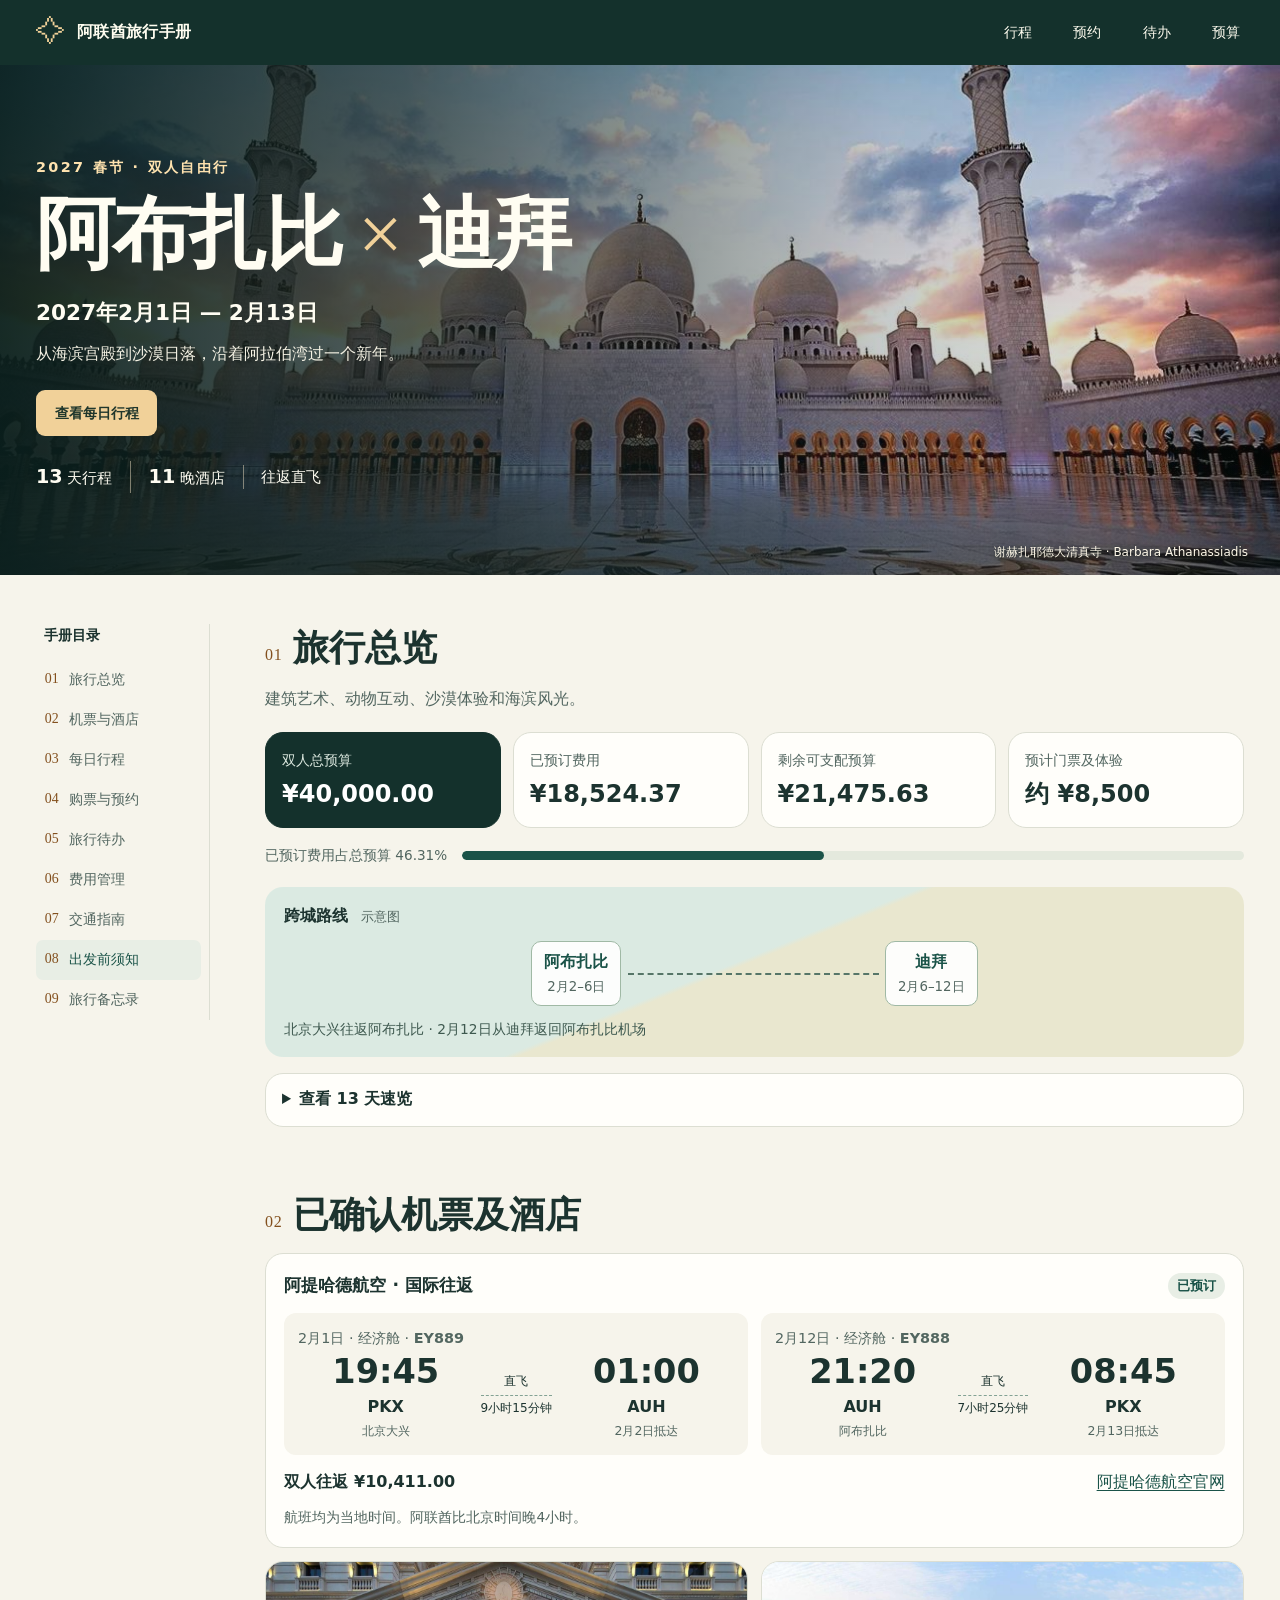
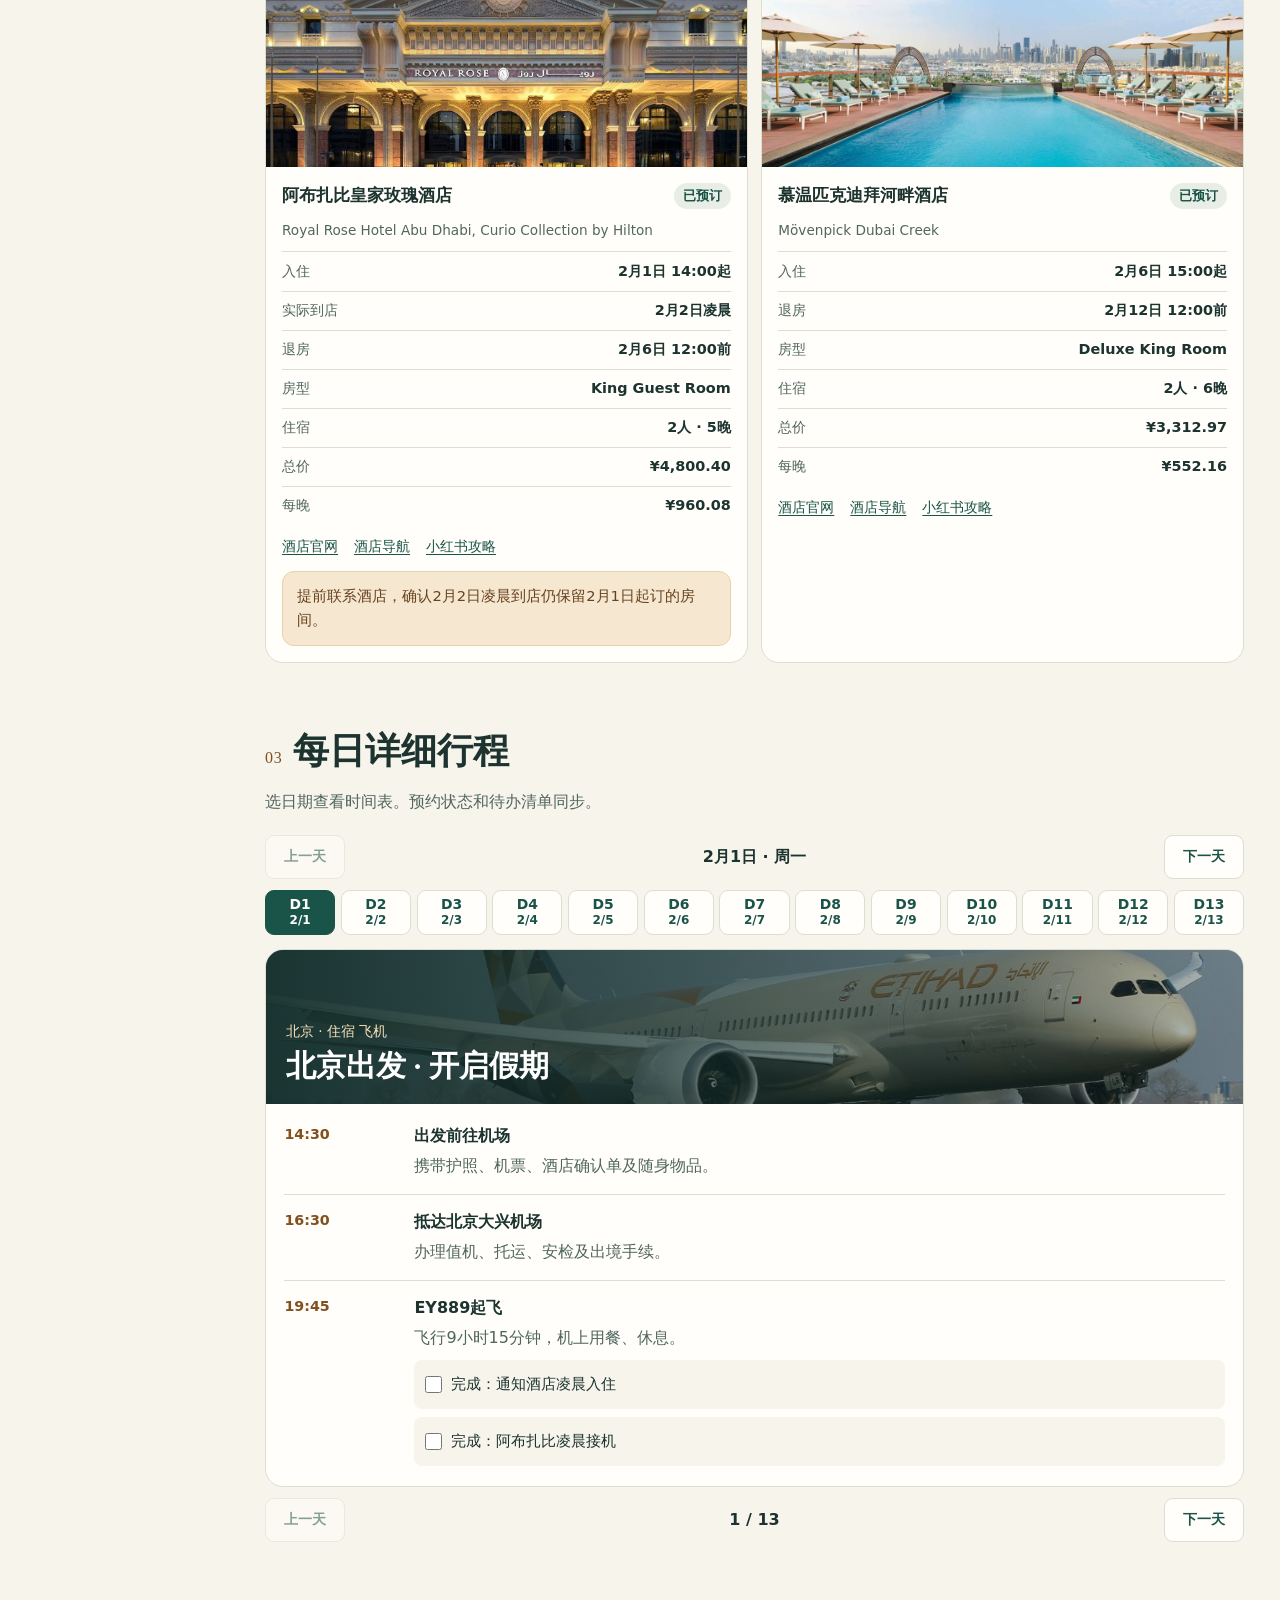
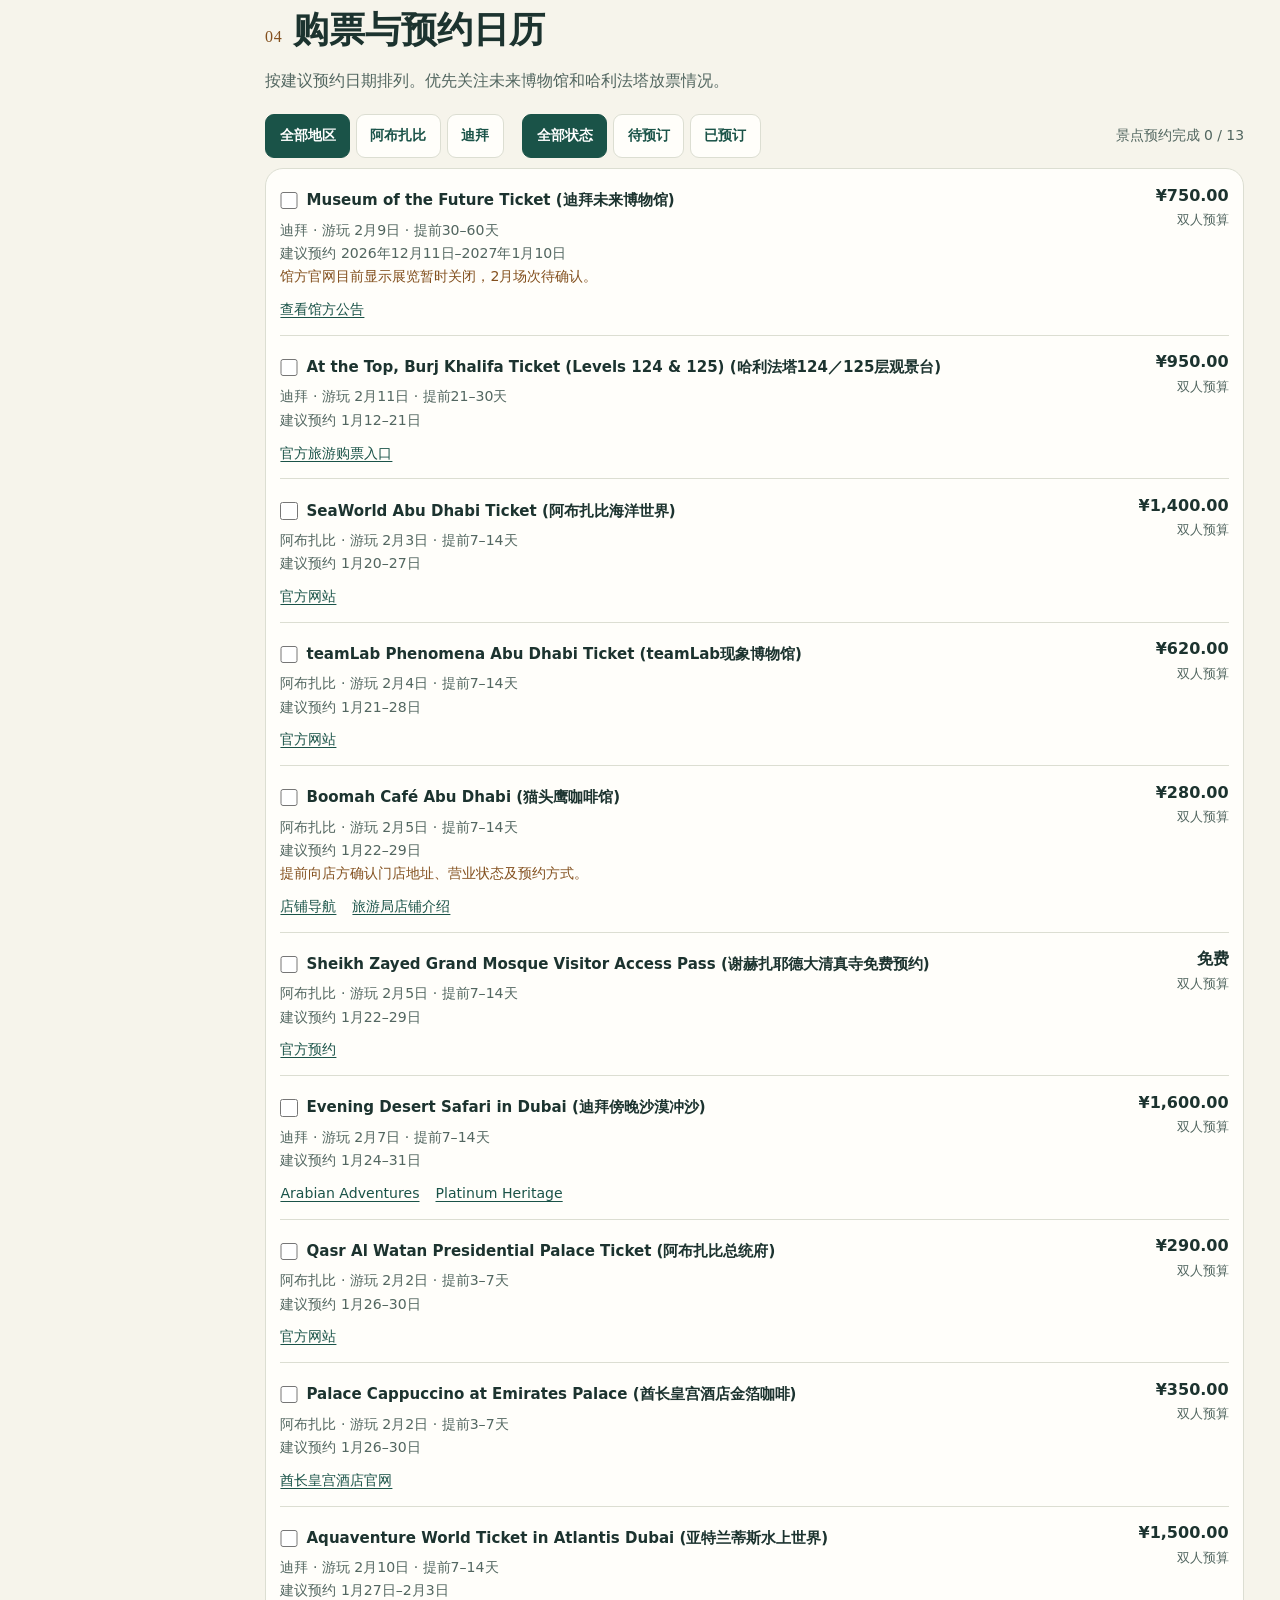
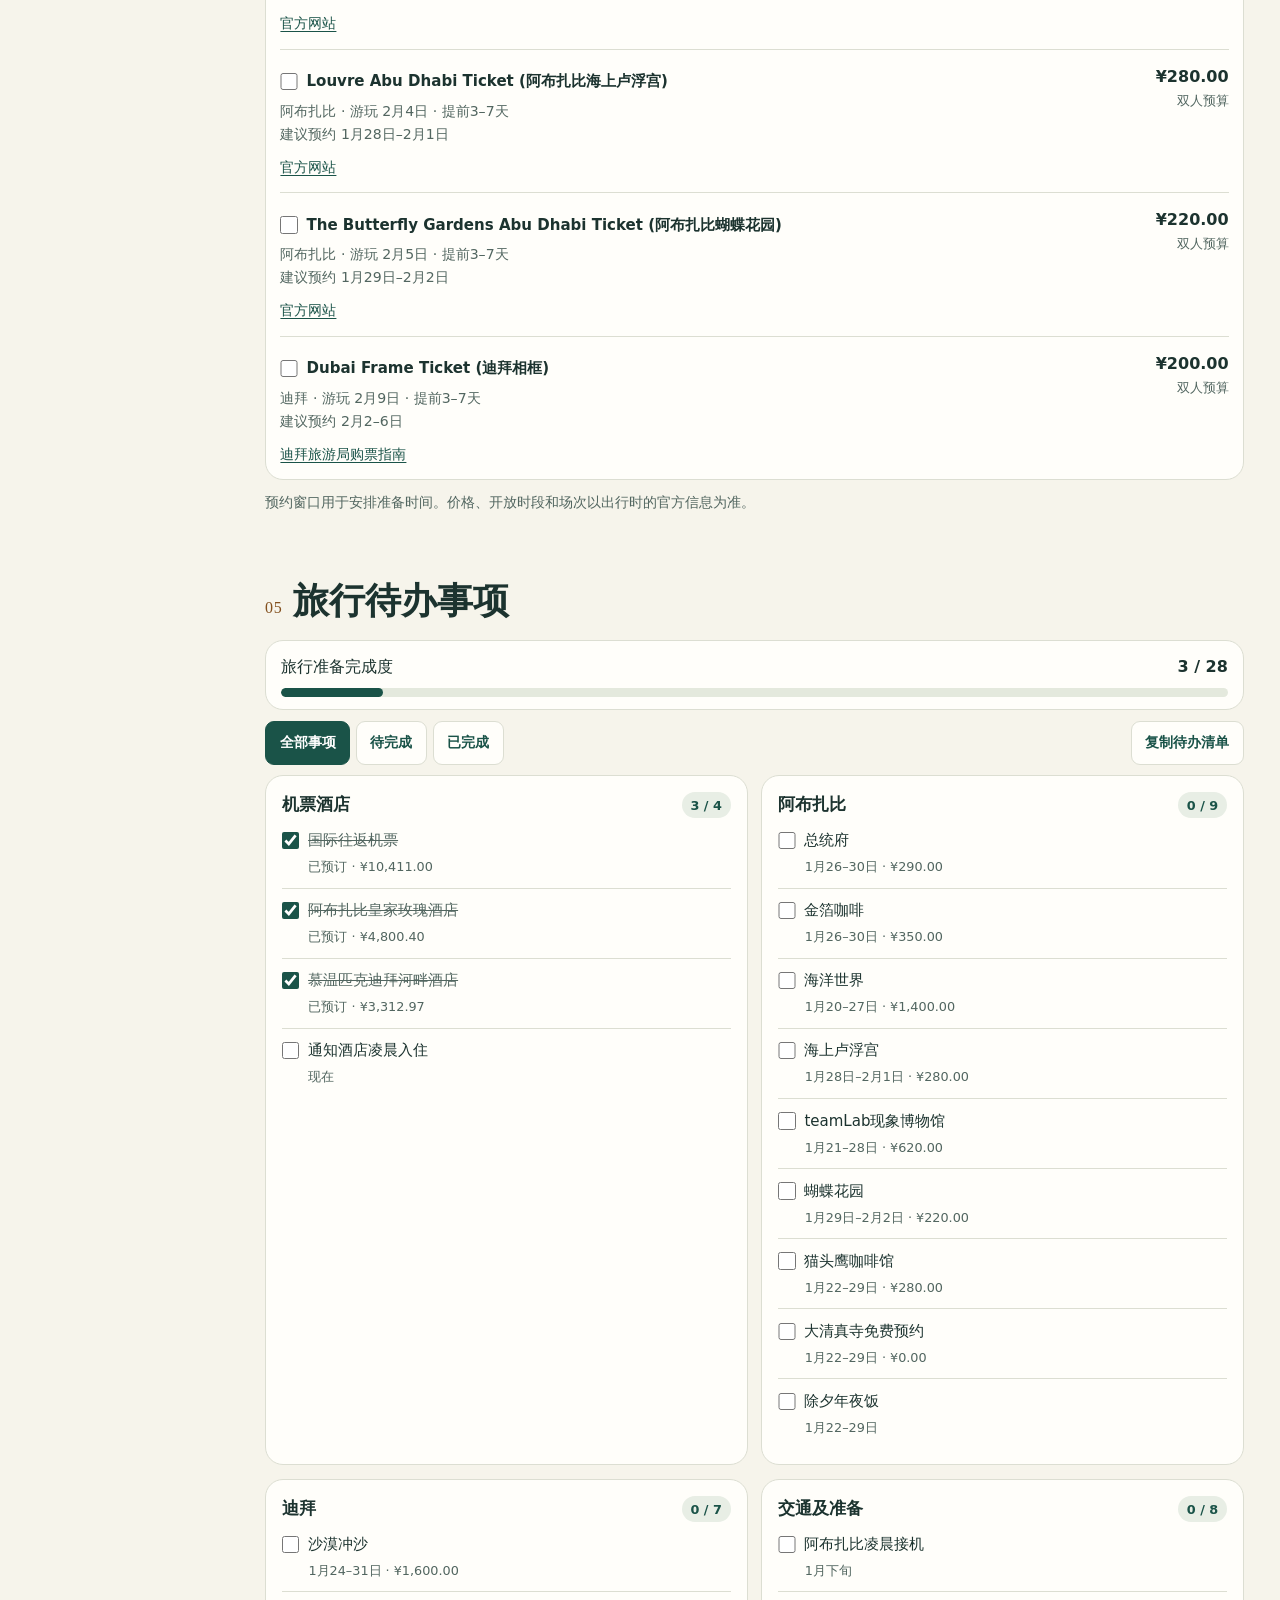
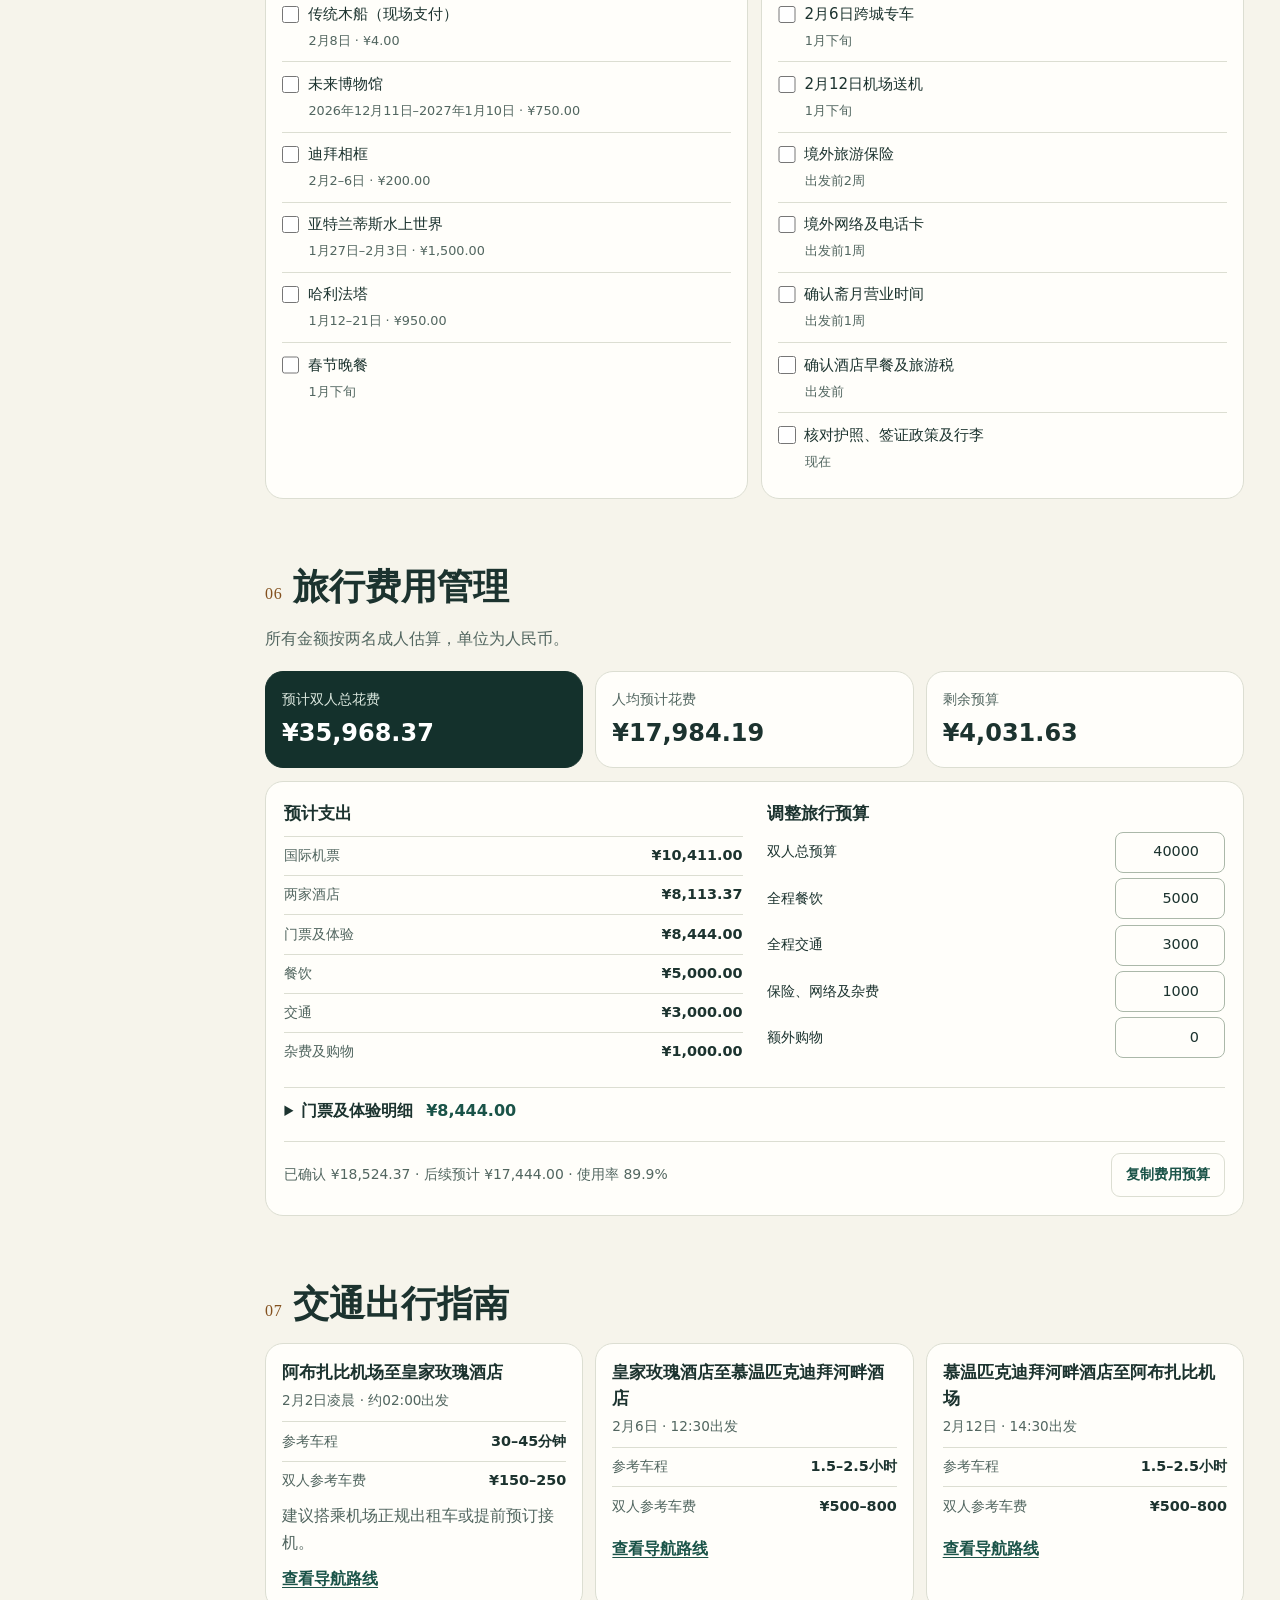
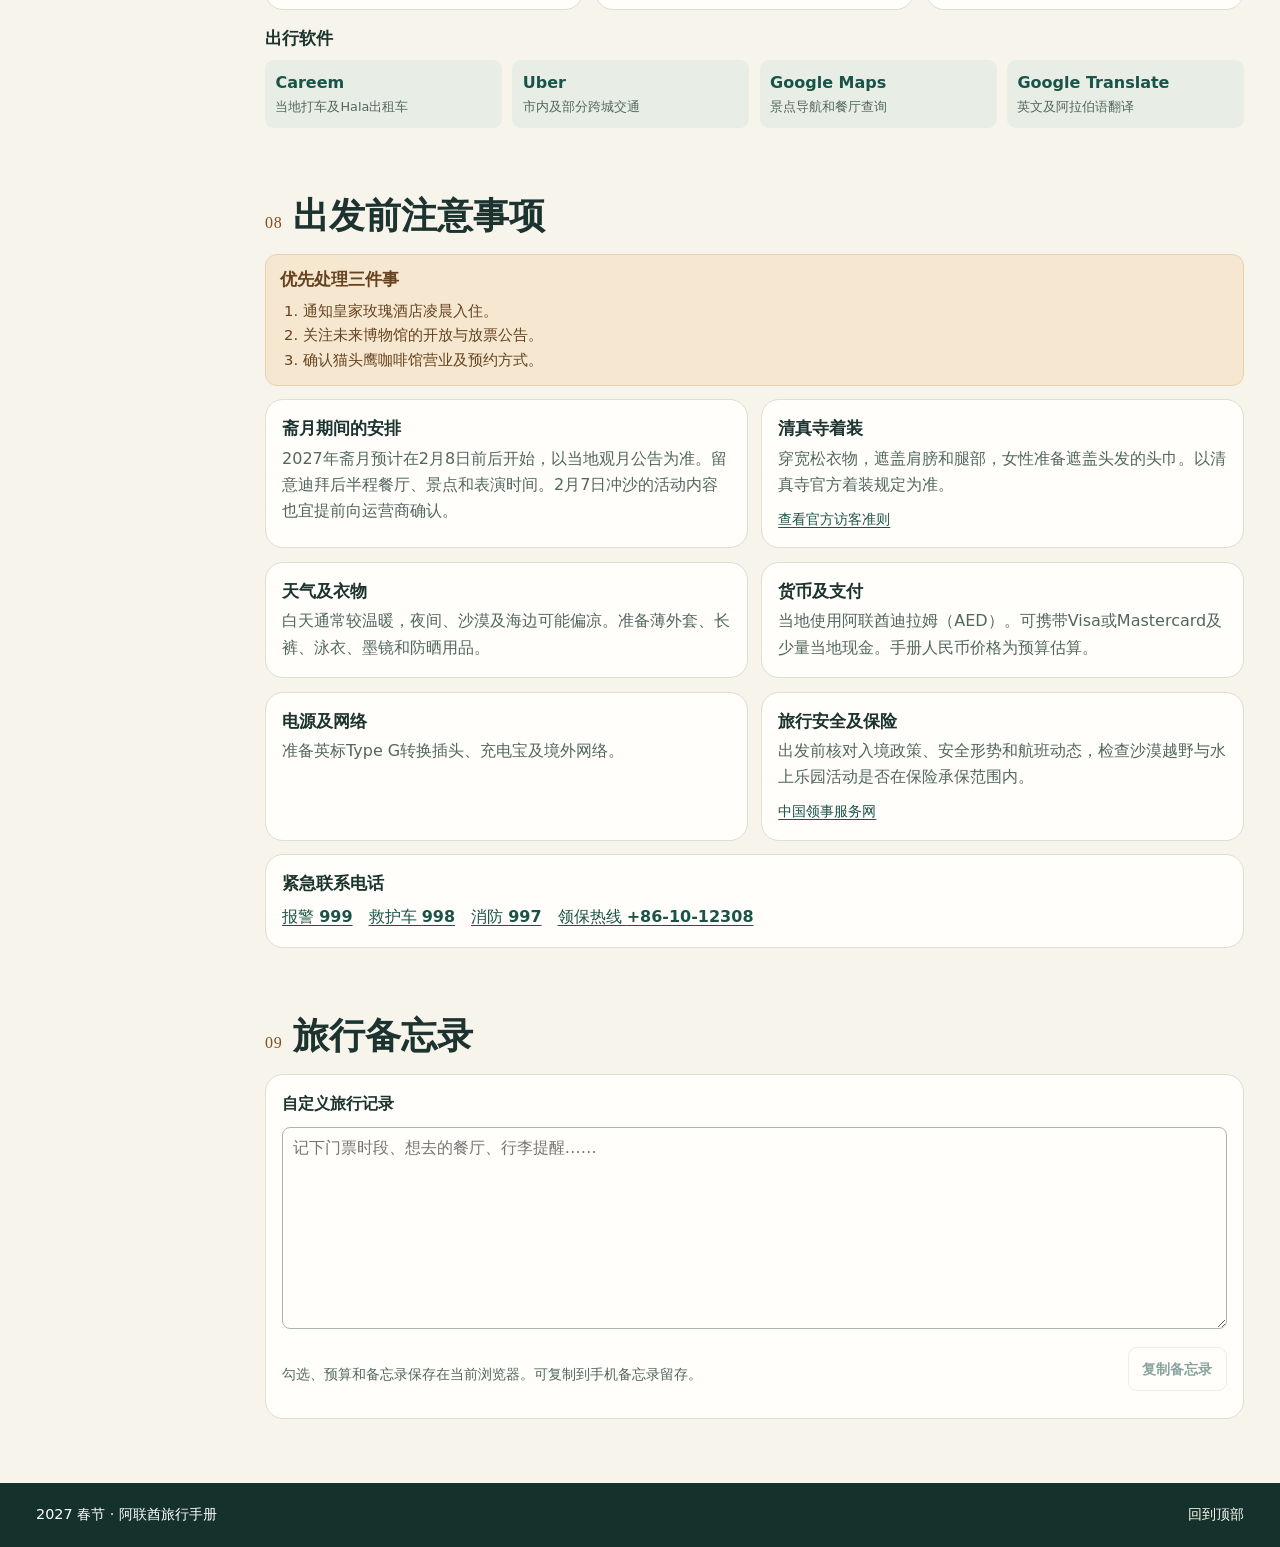
<file: uae-travel-2027/index.html>
<!doctype html>
<html lang="zh-CN">
<head>
  <meta charset="utf-8">
  <meta name="viewport" content="width=device-width, initial-scale=1">
  <meta name="theme-color" content="#142e2c">
  <meta name="description" content="2027春节阿布扎比与迪拜双人自由行。13天行程、机酒、预约清单、双人预算与交通指南。">
  <title>2027 · 春节阿联酋旅行手册</title>
  <link rel="stylesheet" href="./style.css">
  <script src="./app.js" type="module"></script>
</head>
<body>
  <a class="skip" href="#main">跳到正文</a>
  <header class="masthead">
    <div class="shell masthead-inner">
      <a class="brand" href="#top"><span class="brand-mark" aria-hidden="true">✧</span> 阿联酋旅行手册</a>
      <nav aria-label="快速导航"><a href="#itinerary">行程</a><a href="#booking">预约</a><a href="#checklist">待办</a><a href="#budget">预算</a></nav>
    </div>
  </header>
  <main id="main">
    <section class="hero" id="top" aria-labelledby="hero-title">
      <img class="hero-img" src="./mosque.jpg" alt="阿布扎比谢赫扎耶德大清真寺" fetchpriority="high">
      <div class="shell hero-inner">
        <p class="hero-kicker">2027 春节 · 双人自由行</p>
        <h1 id="hero-title">阿布扎比<span class="times"> × </span>迪拜</h1>
        <p class="hero-date">2027年2月1日 — 2月13日</p>
        <p class="hero-copy">从海滨宫殿到沙漠日落，沿着阿拉伯湾过一个新年。</p>
        <a class="button primary hero-button" href="#itinerary">查看每日行程</a>
        <div class="hero-facts"><span><strong>13</strong> 天行程</span><span><strong>11</strong> 晚酒店</span><span>往返直飞</span></div>
      </div>
      <p class="photo-credit">谢赫扎耶德大清真寺 · Barbara Athanassiadis</p>
    </section>
    <div class="shell guide">
      <aside class="contents"><nav aria-label="手册目录">
        <h2>手册目录</h2>
        <a href="#overview"><span>01</span> 旅行总览</a><a href="#stay"><span>02</span> 机票与酒店</a><a href="#itinerary"><span>03</span> 每日行程</a><a href="#booking"><span>04</span> 购票与预约</a><a href="#checklist"><span>05</span> 旅行待办</a><a href="#budget"><span>06</span> 费用管理</a><a href="#transport"><span>07</span> 交通指南</a><a href="#prep"><span>08</span> 出发前须知</a><a href="#notes"><span>09</span> 旅行备忘录</a>
      </nav></aside>
      <div class="chapters">
        <section id="overview" class="chapter">
          <h2><span class="chapter-no">01</span> 旅行总览</h2>
          <p class="lede">建筑艺术、动物互动、沙漠体验和海滨风光。</p>
          <div class="metrics" id="overview-metrics"></div>
          <div class="overview-progress"><span id="booked-caption"></span><progress id="booked-progress" max="100" aria-label="已预订费用占比"></progress></div>
          <div class="route-map" aria-label="旅行路线示意图">
            <p>跨城路线 <small>示意图</small></p>
            <div class="route-track"><a id="abu-map" href="#transport"><strong>阿布扎比</strong><small>2月2–6日</small></a><i aria-hidden="true"></i><a id="dubai-map" href="#transport"><strong>迪拜</strong><small>2月6–12日</small></a></div>
            <p class="route-foot">北京大兴往返阿布扎比 · 2月12日从迪拜返回阿布扎比机场</p>
          </div>
          <details class="panel overview-table"><summary>查看 13 天速览</summary><table><thead><tr><th scope="col">日期</th><th scope="col">行程主题</th><th scope="col">住宿</th></tr></thead><tbody id="overview-days"></tbody></table></details>
        </section>
        <section id="stay" class="chapter">
          <h2><span class="chapter-no">02</span> 已确认机票及酒店</h2>
          <div id="flight-data" class="panel flight-card"></div>
          <div id="hotel-data" class="two-col hotel-grid"></div>
        </section>
        <section id="itinerary" class="chapter">
          <h2><span class="chapter-no">03</span> 每日详细行程</h2>
          <p class="lede">选日期查看时间表。预约状态和待办清单同步。</p>
          <div class="day-controls"><button type="button" id="prev-day">上一天</button><p id="day-label" aria-live="polite"></p><button type="button" id="next-day">下一天</button></div>
          <div id="day-picker" class="day-picker" role="group" aria-label="选择行程日期"></div>
          <div id="day-detail"></div>
          <div class="day-controls bottom-controls"><button type="button" id="prev-bottom">上一天</button><p id="day-index"></p><button type="button" id="next-bottom">下一天</button></div>
        </section>
        <section id="booking" class="chapter">
          <h2><span class="chapter-no">04</span> 购票与预约日历</h2>
          <p class="lede">按建议预约日期排列。优先关注未来博物馆和哈利法塔放票情况。</p>
          <div class="toolbar booking-toolbar">
            <div class="booking-filters">
              <div id="booking-region" class="filters" role="group" aria-label="预约地区"></div>
              <div id="booking-filter" class="filters" role="group" aria-label="预订状态"></div>
            </div>
            <p id="booking-count" aria-live="polite"></p>
          </div>
          <div id="booking-list" class="panel item-list"></div>
          <p class="muted caption">预约窗口用于安排准备时间。价格、开放时段和场次以出行时的官方信息为准。</p>
        </section>
        <section id="checklist" class="chapter">
          <h2><span class="chapter-no">05</span> 旅行待办事项</h2>
          <div class="panel task-progress"><p>旅行准备完成度 <strong id="task-count" aria-live="polite"></strong></p><progress id="task-progress" aria-label="旅行准备完成度"></progress></div>
          <div class="toolbar"><div id="task-filter" class="filters" role="group" aria-label="筛选待办"></div><button type="button" data-copy="tasks">复制待办清单</button></div>
          <div id="task-list" class="two-col"></div>
        </section>
        <section id="budget" class="chapter">
          <h2><span class="chapter-no">06</span> 旅行费用管理</h2>
          <p class="lede">所有金额按两名成人估算，单位为人民币。</p>
          <div id="budget-summary" class="metrics budget-metrics" aria-live="polite"></div>
          <div class="panel budget-panel">
            <div><h3>预计支出</h3><dl id="budget-breakdown" class="detail-list"></dl></div>
            <div><h3>调整旅行预算</h3><div id="budget-inputs"></div></div>
            <details class="cost-detail"><summary>门票及体验明细 <strong id="experience-total"></strong></summary><dl id="experience-list" class="detail-list"></dl></details>
            <div class="budget-footer"><p id="budget-use"></p><button type="button" data-copy="budget">复制费用预算</button></div>
          </div>
        </section>
        <section id="transport" class="chapter">
          <h2><span class="chapter-no">07</span> 交通出行指南</h2>
          <div id="transport-list" class="travel-grid"></div>
          <h3 class="subhead">出行软件</h3><div id="app-list" class="apps-list"></div>
        </section>
        <section id="prep" class="chapter">
          <h2><span class="chapter-no">08</span> 出发前注意事项</h2>
          <div class="callout priority"><h3>优先处理三件事</h3><ol><li>通知皇家玫瑰酒店凌晨入住。</li><li>关注未来博物馆的开放与放票公告。</li><li>确认猫头鹰咖啡馆营业及预约方式。</li></ol></div>
          <div id="prep-list" class="two-col"></div>
          <div class="panel emergency"><h3>紧急联系电话</h3><div><a href="tel:999">报警 <strong>999</strong></a><a href="tel:998">救护车 <strong>998</strong></a><a href="tel:997">消防 <strong>997</strong></a><a href="tel:+861012308">领保热线 <strong>+86-10-12308</strong></a></div></div>
        </section>
        <section id="notes" class="chapter">
          <h2><span class="chapter-no">09</span> 旅行备忘录</h2>
          <div class="panel notes-panel"><label for="memo">自定义旅行记录</label><textarea id="memo" rows="7" maxlength="20000" placeholder="记下门票时段、想去的餐厅、行李提醒……"></textarea><div class="toolbar"><p id="storage-note" class="caption muted">勾选、预算和备忘录保存在当前浏览器。可复制到手机备忘录留存。</p><button type="button" data-copy="memo" disabled>复制备忘录</button></div></div>
        </section>
      </div>
    </div>
  </main>
  <footer class="footer"><div class="shell"><p>2027 春节 · 阿联酋旅行手册</p><a href="#top">回到顶部</a></div></footer>
  <dialog id="copy-dialog"><form method="dialog"><h2>复制到备忘录</h2><p>选中下方文字即可手动复制。</p><textarea aria-label="待复制内容" rows="8" readonly></textarea><button>关闭</button></form></dialog>
  <p id="toast" role="status" hidden></p>
  <noscript><p class="shell">请启用 JavaScript，以查看行程和使用手册的交互功能。</p></noscript>
</body>
</html>
</file>
<file: uae-travel-2027/style.css>
:root {
  color-scheme: light;
  --ink:#1c332f; --muted:#526660; --teal:#1a5348; --teal-dark:#14312c;
  --sand:#f6f4eb; --paper:#fffefa; --line:#dcded2; --gold:#f1d199; --ochre:#83501e;
  --soft:#e8eee5; --radius:18px;
  font-family: "PingFang SC","Noto Sans CJK SC","Microsoft YaHei",system-ui,sans-serif;
  background:var(--sand); color:var(--ink); line-height:1.65;
}
* { box-sizing:border-box; }
body,h1,h2,h3,p,figure,dl,dd { margin:0; }
body { min-width:0; }
a { color:var(--teal); text-underline-offset:3px; }
a:hover { color:var(--ochre); }
button,input,textarea { font:inherit; }
button,.button { display:inline-flex; justify-content:center; align-items:center; min-height:44px; padding:.45rem .85rem; border:1px solid var(--line); border-radius:9px; background:var(--paper); color:var(--teal); font-size:.875rem; font-weight:650; cursor:pointer; text-decoration:none; }
button:hover:not(:disabled),.button:hover { background:var(--soft); border-color:#95a99a; }
button:disabled { cursor:default; opacity:.52; }
:focus-visible { outline:3px solid #a96825; outline-offset:3px; }
.shell { width:min(1220px, calc(100% - 72px)); margin-inline:auto; }
.skip { position:absolute; top:-120px; left:12px; z-index:20; background:white; padding:.6rem 1rem; }
.skip:focus { top:8px; }
.masthead { background:var(--teal-dark); color:white; position:sticky; top:0; z-index:5; }
.masthead-inner { min-height:65px; display:flex; justify-content:space-between; align-items:center; gap:1rem; }
.brand { display:flex; gap:.65rem; align-items:center; font-weight:700; letter-spacing:.025em; }
.brand-mark { color:var(--gold); font:1.85rem/1 Georgia,serif; }
.masthead a,.footer a { color:#fffdf0; text-decoration:none; }
.masthead nav { display:flex; gap:clamp(.3rem,2.6vw,2.1rem); }
.masthead nav a { display:grid; min-height:44px; align-items:center; padding-inline:.25rem; font-size:.9rem; }
.masthead a:hover,.footer a:hover { color:var(--gold); }
.hero { min-height:510px; position:relative; display:grid; align-items:center; isolation:isolate; background:#213a37; color:#fffdf2; overflow:hidden; }
.hero-img,.hero::after { position:absolute; inset:0; width:100%; height:100%; z-index:-1; }
.hero-img { object-fit:cover; object-position:center 50%; }
.hero::after { content:""; background:linear-gradient(90deg,rgba(10,31,29,.95),rgba(13,31,29,.72) 32%,rgba(14,30,29,.23) 69%,rgba(15,35,29,.08)), linear-gradient(0deg,rgba(8,24,20,.48),transparent 34%); }
.hero-inner { padding:60px 0 51px; }
.hero-kicker { color:#ffe3af; font-weight:700; letter-spacing:.16em; font-size:.9rem; }
.hero h1 { margin:.35rem 0 .7rem; font:700 clamp(2.6rem,6.2vw,5.45rem)/1.23 "Songti SC","Noto Serif CJK SC",STSong,serif; letter-spacing:-.035em; }
.times { color:var(--gold); font-weight:400; }
.hero-date { font-size:clamp(1.08rem,2vw,1.35rem); font-weight:650; }
.hero-copy { max-width:28rem; margin:.65rem 0 1.45rem; color:#f5f2e4; }
.primary { background:var(--gold); border-color:transparent; color:#20372c; padding:.65rem 1.1rem; }
.primary:hover { background:#ffe7b7; }
.hero-facts { display:flex; gap:1.1rem; align-items:center; margin-top:1.55rem; font-size:.92rem; }
.hero-facts span+span { border-left:1px solid #e8dabe80; padding-left:1.1rem; }
.hero-facts strong { font-size:1.2rem; }
.photo-credit { position:absolute; right:2rem; bottom:12px; font-size:.75rem; color:#fff9e9; text-shadow:0 1px 5px #15211d; }
.guide { display:grid; grid-template-columns:174px minmax(0,1fr); gap:clamp(24px,4.3vw,62px); padding-top:3.05rem; }
.contents nav { position:sticky; top:95px; border-right:1px solid var(--line); padding:0 .5rem 0 0; }
.contents h2 { font-size:.9rem; margin:0 0 .75rem .5rem; }
.contents a { display:flex; align-items:center; gap:.65rem; color:var(--muted); text-decoration:none; min-height:40px; padding:.35rem .55rem; border-radius:7px; font-size:.87rem; }
.contents span,.chapter-no { color:var(--ochre); font-family:Georgia,serif; font-variant-numeric:tabular-nums; }
.contents a:hover,.contents a[aria-current="location"] { background:var(--soft); color:var(--teal); }
.chapter { margin-bottom:4rem; scroll-margin-top:88px; min-width:0; }
#top,#main { scroll-margin-top:65px; }
.chapter h2 { display:flex; align-items:baseline; gap:.65rem; font:700 clamp(1.65rem,3.6vw,2.28rem)/1.32 "Songti SC","Noto Serif CJK SC",STSong,serif; margin-bottom:.9rem; }
.chapter-no { font-size:1rem; font-weight:400; letter-spacing:.05em; }
h3 { font-size:1.08rem; line-height:1.5; }
.lede { color:var(--muted); margin-bottom:1.2rem; }
.muted,.caption,small { color:var(--muted); }
.caption { font-size:.85rem; margin-top:.65rem; }
.metrics { display:grid; grid-template-columns:repeat(4,minmax(0,1fr)); gap:.75rem; }
.metric,.panel,.travel-card { background:var(--paper); border:1px solid var(--line); border-radius:var(--radius); }
.metric { padding:1rem; min-width:0; }
.metric:first-child { background:var(--teal-dark); color:white; border-color:var(--teal-dark); }
.metric:first-child span { color:#dce8df; }
.metric strong { display:block; font-size:clamp(1.06rem,2.2vw,1.5rem); line-height:1.4; font-variant-numeric:tabular-nums; overflow-wrap:anywhere; }
.metric span { display:block; color:var(--muted); font-size:.88rem; margin-bottom:.35rem; }
.overview-progress { display:grid; grid-template-columns:auto 1fr; align-items:center; gap:.9rem; margin:1rem 0 1.25rem; font-size:.85rem; color:var(--muted); }
progress { display:block; width:100%; min-width:0; height:.55rem; border:0; border-radius:999px; overflow:hidden; background:#e4e9dd; accent-color:var(--teal); }
progress::-webkit-progress-bar { background:#e4e9dd; }
progress::-webkit-progress-value { background:var(--teal); border-radius:999px; }
progress::-moz-progress-bar { background:var(--teal); border-radius:999px; }
.route-map { position:relative; background:linear-gradient(158deg,#dbeae2 0 47%,#e9e7cf 48% 100%); padding:1rem 1.2rem; border-radius:var(--radius); overflow:hidden; margin-bottom:1rem; }
.route-map>p:first-child { font-weight:700; }
.route-map>p small { font-weight:400; margin-left:.45rem; }
.route-track { display:flex; align-items:center; justify-content:center; max-width:660px; margin:.75rem auto; }
.route-track a { display:grid; text-align:center; text-decoration:none; background:#ffffffe8; border:1px solid #a0b9a5; border-radius:10px; padding:.45rem .75rem; min-width:0; }
.route-track a:hover { border-color:var(--ochre); }
.route-track i { width:38%; border-bottom:2px dashed #567668; margin-inline:.4rem; }
.route-foot { font-size:.86rem; color:#3e594f; }
.overview-table summary,.cost-detail summary { font-weight:700; padding:.8rem 1rem; cursor:pointer; }
.overview-table table { width:100%; border-collapse:collapse; text-align:left; font-size:.9rem; }
th,td { padding:.5rem .85rem; border-top:1px solid var(--line); }
th { background:var(--soft); }
td a { font-weight:650; white-space:nowrap; }
.panel { min-width:0; }
.flight-card { padding:1.15rem; }
.card-head,.card-foot,.toolbar,.day-controls,.budget-footer { display:flex; align-items:center; justify-content:space-between; gap:.6rem 1rem; flex-wrap:wrap; }
.badge { display:inline-flex; border-radius:999px; padding:.16rem .55rem; color:var(--teal); background:var(--soft); font-size:.8rem; font-weight:650; }
.two-col,.flight-grid { display:grid; grid-template-columns:repeat(2,minmax(0,1fr)); gap:.85rem; }
.flight-grid { margin:.9rem 0; }
.flight { background:var(--sand); padding:.85rem; border-radius:12px; }
.flight p { font-size:.9rem; color:var(--muted); }
.flight-route { display:grid; grid-template-columns:1fr auto 1fr; align-items:center; gap:.45rem; text-align:center; }
.flight-route strong { display:block; font-size:clamp(1.45rem,3.3vw,2.1rem); line-height:1.3; font-variant-numeric:tabular-nums; }
.flight-route small { display:block; font-size:.78rem; }
.flight-route .duration { font-size:.75rem; }
.duration i { display:block; border-bottom:1px dashed #83a294; margin:.2rem 0; }
.hotel-grid { margin-top:.85rem; }
.hotel { overflow:hidden; }
.hotel-img { width:100%; aspect-ratio:2.35; display:block; object-fit:cover; background:var(--soft); }
.hotel-inner,.task-group,.prep-card,.emergency,.notes-panel,.travel-card { padding:1rem; }
.detail-list { margin-top:.6rem; }
.detail-list>div { display:flex; justify-content:space-between; gap:1rem; border-top:1px solid var(--line); padding:.45rem 0; font-size:.9rem; }
.detail-list dt { color:var(--muted); }
.detail-list dd { text-align:right; font-weight:600; }
.outlinks { display:flex; flex-wrap:wrap; gap:.4rem 1rem; margin-top:.6rem; font-size:.88rem; }
.callout { background:#f5e7d0; border:1px solid #ead1ad; color:#67421e; padding:.75rem .9rem; border-radius:12px; font-size:.92rem; margin-top:.8rem; }
.callout ol { margin:.35rem 0 .05rem; padding-left:1.4rem; }
.day-controls p { font-weight:700; }
.day-controls button { min-width:80px; }
.day-picker { display:grid; grid-template-columns:repeat(13,minmax(0,1fr)); gap:.35rem; margin:.7rem 0 .9rem; }
.day-picker button { padding:.28rem .12rem; display:grid; gap:0; line-height:1.3; font-size:.87rem; }
.day-picker small { font-size:.75rem; color:inherit; }
button[aria-pressed="true"] { color:white; background:var(--teal); border-color:var(--teal); }
button[aria-pressed="true"]:hover:not(:disabled) { background:#133f38; color:white; }
.day-banner { min-height:154px; background:var(--teal-dark); color:white; background-position:center; background-size:cover; padding:1.1rem 1.25rem; display:grid; align-content:end; gap:.3rem; }
.day-banner p { color:#f9e2bb; font-size:.85rem; }
.day-banner h3 { font:700 clamp(1.4rem,3vw,1.9rem)/1.3 "Songti SC","Noto Serif CJK SC",STSong,serif; }
.day-card { overflow:hidden; }
.timeline { list-style:none; margin:0; padding:.3rem 1.15rem; }
.timeline>li { display:grid; grid-template-columns:118px minmax(0,1fr); gap:.45rem .75rem; padding:.9rem 0; }
.timeline>li+li { border-top:1px solid var(--line); }
.timeline time { font-weight:700; font-size:.89rem; color:var(--ochre); font-variant-numeric:tabular-nums; }
.timeline h4 { margin:0; font-size:1rem; }
.timeline p,.travel-card p,.prep-card p { color:var(--muted); margin-top:.22rem; }
.stop-task { margin-top:.5rem; background:var(--sand); padding:.45rem .65rem; border-radius:8px; }
.bottom-controls { margin-top:.7rem; }
.toolbar { margin:.65rem 0; }
.toolbar>p,.budget-footer>p { color:var(--muted); font-size:.87rem; }
.filters { display:flex; flex-wrap:wrap; gap:.35rem; }
.booking-filters { display:flex; flex-wrap:wrap; gap:.55rem 1.15rem; }
.booking-item .check { overflow-wrap:anywhere; font-weight:650; }
.item-list { padding:0 .9rem; }
.booking-item { display:grid; grid-template-columns:minmax(0,1fr) auto; align-items:start; gap:.4rem 1.2rem; padding:.85rem 0; }
.booking-item+.booking-item,.task-row+.task-row { border-top:1px solid var(--line); }
.booking-item p { font-size:.88rem; color:var(--muted); }
.booking-item .warning { color:var(--ochre); }
.booking-meta { text-align:right; font-variant-numeric:tabular-nums; }
.booking-meta small { display:block; }
.check { display:flex; align-items:center; gap:.55rem; min-height:36px; width:fit-content; cursor:pointer; font-size:.94rem; }
.check input { width:1.08rem; height:1.08rem; margin:0; flex:none; accent-color:var(--teal); }
.check:has(input:checked)>span { color:var(--muted); text-decoration:line-through; }
.stop-task .check { min-height:35px; }
.task-row { padding:.25rem 0; }
.task-row small { display:block; margin:-.15rem 0 .4rem 1.65rem; font-size:.8rem; }
.task-progress { padding:.8rem .95rem; }
.task-progress p { display:flex; justify-content:space-between; gap:.5rem; margin-bottom:.5rem; }
.empty { padding:1.15rem 0; color:var(--muted); }
.budget-metrics { grid-template-columns:repeat(3,minmax(0,1fr)); }
.budget-panel { display:grid; grid-template-columns:repeat(2,minmax(0,1fr)); padding:1.15rem; gap:1rem 1.5rem; margin-top:.85rem; }
.budget-input { display:grid; grid-template-columns:1fr minmax(0,110px); align-items:center; gap:.45rem; margin-top:.33rem; font-size:.9rem; }
input[type=number],textarea { border:1px solid #abb8a9; background:var(--paper); color:var(--ink); border-radius:8px; padding:.48rem .6rem; min-width:0; }
input[type=number] { width:100%; text-align:right; }
.cost-detail,.budget-footer { grid-column:1/-1; border-top:1px solid var(--line); }
.cost-detail summary { padding:.65rem 0 0; }
.cost-detail strong { margin-left:.45rem; color:var(--teal); }
.budget-footer { padding-top:.7rem; }
.travel-grid { display:grid; grid-template-columns:repeat(3,minmax(0,1fr)); gap:.75rem; }
.travel-card a { display:inline-block; margin-top:.65rem; font-weight:650; }
.subhead { margin:1rem 0 .5rem; }
.apps-list { display:grid; grid-template-columns:repeat(4,minmax(0,1fr)); gap:.65rem; }
.apps-list a { display:grid; padding:.65rem; background:var(--soft); border-radius:9px; text-decoration:none; }
.apps-list small { font-size:.8rem; }
.priority { margin:0 0 .85rem; }
.emergency { margin-top:.85rem; }
.emergency>div { display:flex; flex-wrap:wrap; gap:.4rem 1rem; margin-top:.45rem; }
.notes-panel>label { display:block; font-weight:700; }
textarea { width:100%; resize:vertical; margin-top:.55rem; }
.footer { background:var(--teal-dark); color:white; padding:1.25rem 0; }
.footer .shell { display:flex; justify-content:space-between; flex-wrap:wrap; gap:.5rem; font-size:.9rem; }
dialog { max-width:min(520px,94vw); border:1px solid var(--line); border-radius:var(--radius); background:var(--paper); color:var(--ink); }
dialog::backdrop { background:#122d29ab; }
#toast { position:fixed; z-index:10; bottom:1rem; right:1rem; background:var(--teal-dark); color:white; padding:.65rem 1rem; border-radius:8px; }
@media (max-width:1010px) { .guide { grid-template-columns:140px minmax(0,1fr); gap:1.55rem; } .day-picker { grid-template-columns:repeat(7,minmax(0,1fr)); } .shell { width:calc(100% - 48px); } }
@media (max-width:780px) { .guide { display:block; padding-top:1.9rem; } .contents { display:none; } .hero { min-height:440px; } .chapter { margin-bottom:3rem; } }
@media (max-width:560px) {
  .shell { width:calc(100% - 30px); }
  .masthead-inner { min-height:57px; gap:.3rem; }
  .masthead nav { gap:.23rem; }
  .masthead nav a,.brand { font-size:.81rem; }
  .brand { gap:.25rem; }
  .brand-mark { font-size:1.2rem; }
  .hero { min-height:425px; }
  .hero::after { background:linear-gradient(90deg,#0b211de9,#0b211d60),linear-gradient(0deg,#0b211d80,transparent 55%); }
  .hero-img { object-position:57% center; }
  .hero-inner { padding:45px 0 56px; }
  .hero-facts,.hero-facts span+span { gap:.65rem; }
  .hero-facts span+span { padding-left:.65rem; }
  .photo-credit { right:1rem; }
  .metrics,.apps-list { grid-template-columns:repeat(2,minmax(0,1fr)); }
  .budget-metrics .metric:first-child { grid-column:1/-1; }
  .overview-progress { display:block; }
  .overview-progress progress { margin-top:.35rem; }
  .two-col,.flight-grid,.budget-panel,.travel-grid { grid-template-columns:1fr; }
  .timeline>li { grid-template-columns:1fr; gap:.15rem; }
  .day-banner { min-height:139px; }
  .booking-item { gap:.35rem .65rem; }
  .booking-filters { display:grid; gap:.55rem; }
  th,td { padding:.43rem .52rem; }
}
@media (prefers-reduced-motion:no-preference) { html { scroll-behavior:smooth; } }
</file>
